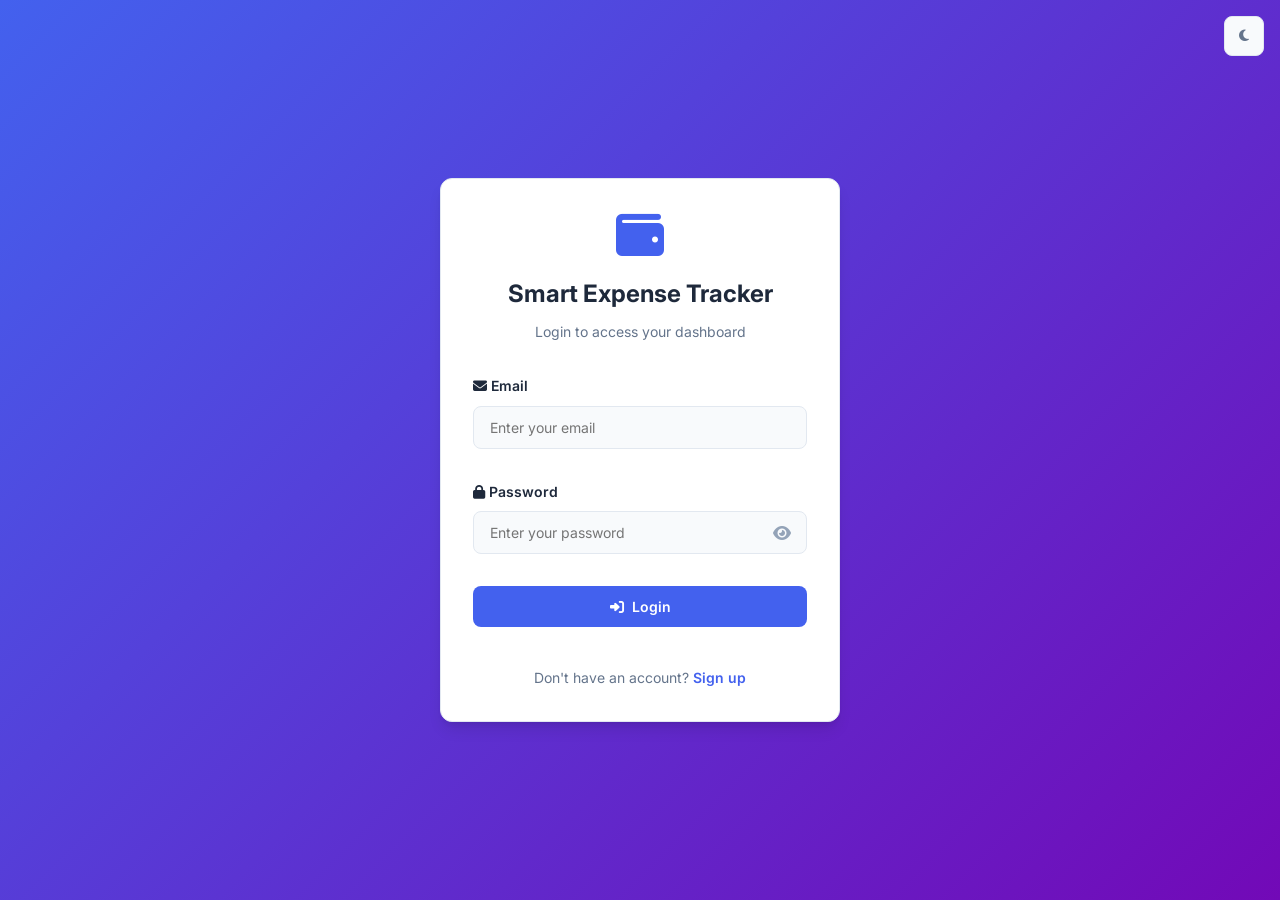
<file: frontend/login.html>
<!DOCTYPE html>
<html lang="en" data-theme="light">
<head>
    <meta charset="UTF-8">
    <meta name="viewport" content="width=device-width, initial-scale=1.0">
    <title>Login - Smart Expense Tracker</title>
    <link rel="preconnect" href="https://fonts.googleapis.com">
    <link rel="preconnect" href="https://fonts.gstatic.com" crossorigin>
    <link href="https://fonts.googleapis.com/css2?family=Inter:wght@300;400;500;600;700&display=swap" rel="stylesheet">
    <link rel="stylesheet" href="https://cdnjs.cloudflare.com/ajax/libs/font-awesome/6.4.0/css/all.min.css">
    <link rel="stylesheet" href="style.css">
</head>

<body class="auth-page">
    <!-- Theme Toggle for Auth Pages -->
    <button type="button" class="theme-toggle auth-theme-toggle" onclick="toggleTheme()" title="Toggle Dark Mode" aria-label="Toggle dark mode">
        <i class="fas fa-moon" id="theme-icon"></i>
    </button>

    <div class="auth-container">
        <div class="auth-card">
            <div class="auth-header">
                <i class="fas fa-wallet fa-3x auth-wallet-icon"></i>
                <h1>Smart Expense Tracker</h1>
                <p>Login to access your dashboard</p>
            </div>

            <!-- LOGIN FORM -->
            <form id="loginForm" class="auth-form">
                <div class="form-group">
                    <label><i class="fas fa-envelope"></i> Email</label>
                    <input type="email" id="email" required placeholder="Enter your email">
                </div>

                <div class="form-group">
                    <label><i class="fas fa-lock"></i> Password</label>
                    <div class="password-input-container">
                        <input type="password" id="password" required placeholder="Enter your password">
                        <button type="button" class="password-toggle" onclick="togglePassword('password')" aria-label="Toggle password visibility">
                            <i class="fas fa-eye" id="password-eye"></i>
                        </button>
                    </div>
                </div>

                <button type="submit" class="btn btn-primary btn-block">
                    <i class="fas fa-sign-in-alt"></i> Login
                </button>

                <div class="auth-links">
                    <p>Don't have an account? <a href="signup.html">Sign up</a></p>
                </div>
            </form>
        </div>
    </div>

    <!-- Scripts -->
    <script src="./js/login.js"></script>
    <script>
        // Theme toggle function for auth pages
        function toggleTheme() {
            const html = document.documentElement;
            const themeIcon = document.getElementById('theme-icon');
            
            if (html.getAttribute('data-theme') === 'dark') {
                html.setAttribute('data-theme', 'light');
                themeIcon.className = 'fas fa-moon';
                localStorage.setItem('theme', 'light');
            } else {
                html.setAttribute('data-theme', 'dark');
                themeIcon.className = 'fas fa-sun';
                localStorage.setItem('theme', 'dark');
            }
        }

        // Load saved theme
        document.addEventListener('DOMContentLoaded', () => {
            const savedTheme = localStorage.getItem('theme') || 'light';
            const html = document.documentElement;
            const themeIcon = document.getElementById('theme-icon');
            
            html.setAttribute('data-theme', savedTheme);
            themeIcon.className = savedTheme === 'dark' ? 'fas fa-sun' : 'fas fa-moon';
        });
    </script>
</body>
</html>
</file>
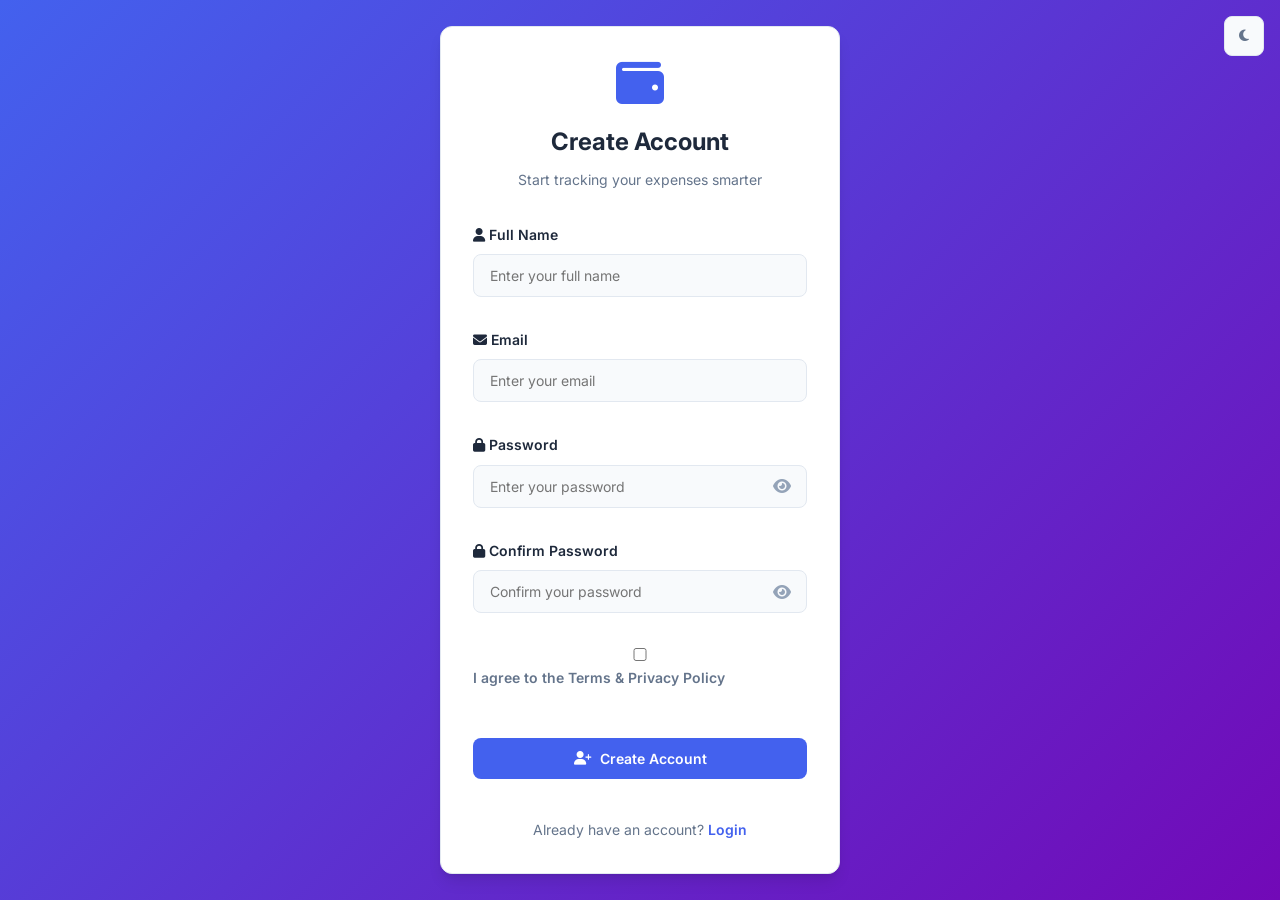
<file: frontend/signup.html>
<!DOCTYPE html>
<html lang="en" data-theme="light">
<head>
    <meta charset="UTF-8">
    <meta name="viewport" content="width=device-width, initial-scale=1.0">
    <title>Sign Up - Smart Expense Tracker</title>
    <link rel="preconnect" href="https://fonts.googleapis.com">
    <link rel="preconnect" href="https://fonts.gstatic.com" crossorigin>
    <link href="https://fonts.googleapis.com/css2?family=Inter:wght@300;400;500;600;700&display=swap" rel="stylesheet">
    <link rel="stylesheet" href="https://cdnjs.cloudflare.com/ajax/libs/font-awesome/6.4.0/css/all.min.css">
    <link rel="stylesheet" href="style.css">
</head>

<body class="auth-page">
    <!-- Theme Toggle for Auth Pages -->
    <button type="button" class="theme-toggle auth-theme-toggle" onclick="toggleTheme()" title="Toggle Dark Mode" aria-label="Toggle dark mode">
        <i class="fas fa-moon" id="theme-icon"></i>
    </button>

    <div class="auth-container">
        <div class="auth-card">
            <div class="auth-header">
                <i class="fas fa-wallet fa-3x auth-wallet-icon"></i>
                <h1>Create Account</h1>
                <p>Start tracking your expenses smarter</p>
            </div>

            <!-- SIGNUP FORM -->
            <form id="signupForm" class="auth-form">
                <div class="form-group">
                    <label><i class="fas fa-user"></i> Full Name</label>
                    <input type="text" id="fullName" placeholder="Enter your full name">
                </div>

                <div class="form-group">
                    <label><i class="fas fa-envelope"></i> Email</label>
                    <input type="email" id="email" required placeholder="Enter your email">
                </div>

                <div class="form-group">
                    <label><i class="fas fa-lock"></i> Password</label>
                    <div class="password-input-container">
                        <input type="password" id="password" required minlength="6" maxlength="20" placeholder="Enter your password">
                        <button type="button" class="password-toggle" onclick="togglePassword('password')" aria-label="Toggle password visibility">
                            <i class="fas fa-eye" id="password-eye"></i>
                        </button>
                    </div>
                </div>

                <div class="form-group">
                    <label><i class="fas fa-lock"></i> Confirm Password</label>
                    <div class="password-input-container">
                        <input type="password" id="confirmPassword" required minlength="6" maxlength="20" placeholder="Confirm your password">
                        <button type="button" class="password-toggle" onclick="togglePassword('confirmPassword')" aria-label="Toggle password visibility">
                            <i class="fas fa-eye" id="confirmPassword-eye"></i>
                        </button>
                    </div>
                </div>

                <div class="form-group terms-group">
                    <label class="terms-label">
                        <input type="checkbox" id="terms" required>
                        <span class="terms-text">
                            I agree to the Terms &amp; Privacy Policy
                        </span>
                    </label>
                </div>

                <button type="submit" class="btn btn-primary btn-block">
                    <i class="fas fa-user-plus"></i> Create Account
                </button>

                <div class="auth-links">
                    <p>Already have an account? <a href="login.html">Login</a></p>
                </div>
            </form>
        </div>
    </div>

    <!-- Scripts -->
    <script src="./js/login.js"></script>
    <script>
        // Theme toggle function for auth pages
        function toggleTheme() {
            const html = document.documentElement;
            const themeIcon = document.getElementById('theme-icon');
            
            if (html.getAttribute('data-theme') === 'dark') {
                html.setAttribute('data-theme', 'light');
                themeIcon.className = 'fas fa-moon';
                localStorage.setItem('theme', 'light');
            } else {
                html.setAttribute('data-theme', 'dark');
                themeIcon.className = 'fas fa-sun';
                localStorage.setItem('theme', 'dark');
            }
        }

        // Load saved theme
        document.addEventListener('DOMContentLoaded', () => {
            const savedTheme = localStorage.getItem('theme') || 'light';
            const html = document.documentElement;
            const themeIcon = document.getElementById('theme-icon');
            
            html.setAttribute('data-theme', savedTheme);
            themeIcon.className = savedTheme === 'dark' ? 'fas fa-sun' : 'fas fa-moon';
        });
    </script>
</body>
</html>
</file>
<file: frontend/style.css>
/* =========================
   CSS RESET & BASE STYLES
========================= */
* {
    margin: 0;
    padding: 0;
    box-sizing: border-box;
    font-family: 'Inter', 'Segoe UI', Tahoma, Geneva, Verdana, sans-serif;
}

/* =========================
   CSS VARIABLES (LIGHT & DARK THEMES)
========================= */
:root {
    /* Light Theme Colors */
    --primary: #4361ee;
    --primary-dark: #3a0ca3;
    --secondary: #7209b7;
    --success: #10b981;
    --danger: #ef4444;
    --warning: #f59e0b;
    --info: #3b82f6;
    
    /* Light Theme UI Colors */
    --bg-primary: #ffffff;
    --bg-secondary: #f8fafc;
    --bg-tertiary: #f1f5f9;
    --text-primary: #1e293b;
    --text-secondary: #64748b;
    --text-muted: #94a3b8;
    --border-color: #e2e8f0;
    --border-light: #f1f5f9;
    --shadow-sm: 0 1px 2px 0 rgb(0 0 0 / 0.05);
    --shadow-md: 0 4px 6px -1px rgb(0 0 0 / 0.1), 0 2px 4px -2px rgb(0 0 0 / 0.1);
    --shadow-lg: 0 10px 15px -3px rgb(0 0 0 / 0.1), 0 4px 6px -4px rgb(0 0 0 / 0.1);
    
    /* Layout Variables */
    --sidebar-width: 280px;
    --sidebar-collapsed: 80px;
    --header-height: 70px;
    --border-radius: 12px;
    --border-radius-sm: 8px;
    --transition: all 0.3s cubic-bezier(0.4, 0, 0.2, 1);
}

/* Dark Theme Variables */
[data-theme="dark"] {
    --bg-primary: #0f172a;
    --bg-secondary: #1e293b;
    --bg-tertiary: #334155;
    --text-primary: #f8fafc;
    --text-secondary: #cbd5e1;
    --text-muted: #64748b;
    --border-color: #334155;
    --border-light: #475569;
    --shadow-sm: 0 1px 2px 0 rgb(0 0 0 / 0.3);
    --shadow-md: 0 4px 6px -1px rgb(0 0 0 / 0.3), 0 2px 4px -2px rgb(0 0 0 / 0.3);
    --shadow-lg: 0 10px 15px -3px rgb(0 0 0 / 0.3), 0 4px 6px -4px rgb(0 0 0 / 0.3);
}

/* =========================
   BASE STYLES
========================= */
html {
    scroll-behavior: smooth;
}

body {
    background: var(--bg-secondary);
    color: var(--text-primary);
    line-height: 1.6;
    transition: var(--transition);
    min-height: 100vh;
}

/* =========================
   RESPONSIVE LAYOUT
========================= */
.app-container {
    display: flex;
    min-height: 100vh;
}

/* =========================
   SIDEBAR STYLES (RESPONSIVE)
========================= */
.sidebar {
    width: var(--sidebar-width);
    background: var(--bg-primary);
    height: 100vh;
    position: fixed;
    left: 0;
    top: 0;
    box-shadow: var(--shadow-lg);
    transition: var(--transition);
    z-index: 1000;
    overflow-y: auto;
    border-right: 1px solid var(--border-color);
}

.sidebar.collapsed {
    width: var(--sidebar-collapsed);
}

.sidebar-header {
    padding: 1.5rem;
    border-bottom: 1px solid var(--border-color);
    display: flex;
    align-items: center;
    gap: 1rem;
    position: relative;
}

.sidebar-header h2 {
    font-size: 1.25rem;
    font-weight: 700;
    color: var(--text-primary);
    transition: var(--transition);
}

.sidebar.collapsed .sidebar-header h2 {
    opacity: 0;
    transform: translateX(-20px);
}

.toggle-sidebar {
    position: absolute;
    right: 1rem;
    background: var(--bg-secondary);
    border: 1px solid var(--border-color);
    border-radius: 50%;
    width: 32px;
    height: 32px;
    display: flex;
    align-items: center;
    justify-content: center;
    cursor: pointer;
    transition: var(--transition);
    color: var(--text-secondary);
}

.toggle-sidebar:hover {
    background: var(--primary);
    color: white;
    transform: scale(1.1);
}

/* Hide sidebar toggle on mobile to prevent collision */
@media (max-width: 1024px) {
    .toggle-sidebar {
        display: none !important;
    }
}

.sidebar-menu {
    padding: 1rem 0;
}

.menu-item {
    display: flex;
    align-items: center;
    gap: 1rem;
    padding: 0.875rem 1.5rem;
    color: var(--text-secondary);
    text-decoration: none;
    transition: var(--transition);
    border-left: 3px solid transparent;
    position: relative;
}

.menu-item:hover {
    background: var(--bg-secondary);
    color: var(--primary);
    border-left-color: var(--primary);
}

.menu-item.active {
    background: linear-gradient(90deg, var(--primary)10, transparent);
    color: var(--primary);
    border-left-color: var(--primary);
    font-weight: 600;
}

.menu-item i {
    width: 20px;
    text-align: center;
    font-size: 1.1rem;
}

.menu-item span {
    transition: var(--transition);
}

.sidebar.collapsed .menu-item span {
    opacity: 0;
    transform: translateX(-20px);
}

.sidebar.collapsed .menu-item {
    justify-content: center;
    padding: 0.875rem 1rem;
}

/* =========================
   MAIN CONTENT (RESPONSIVE)
========================= */
.main-content {
    flex: 1;
    margin-left: var(--sidebar-width);
    transition: var(--transition);
    min-height: 100vh;
    background: var(--bg-secondary);
}

.sidebar.collapsed + .main-content {
    margin-left: var(--sidebar-collapsed);
}

.main-header {
    background: var(--bg-primary);
    padding: 1.5rem 2rem;
    border-bottom: 1px solid var(--border-color);
    display: flex;
    justify-content: space-between;
    align-items: center;
    flex-wrap: wrap;
    gap: 1rem;
    position: sticky;
    top: 0;
    z-index: 100;
}

.header-left {
    display: flex;
    align-items: center;
    gap: 1rem;
    flex: 1;
}

.header-title h1 {
    font-size: 1.875rem;
    font-weight: 700;
    color: var(--text-primary);
    margin-bottom: 0.25rem;
}

.header-title p {
    color: var(--text-secondary);
    font-size: 0.875rem;
}

.header-actions {
    display: flex;
    align-items: center;
    gap: 1rem;
    flex-wrap: wrap;
}

/* =========================
   THEME TOGGLE BUTTON
========================= */
.theme-toggle {
    background: var(--bg-secondary);
    border: 1px solid var(--border-color);
    border-radius: var(--border-radius-sm);
    padding: 0.5rem;
    cursor: pointer;
    transition: var(--transition);
    color: var(--text-secondary);
    display: flex;
    align-items: center;
    justify-content: center;
    width: 40px;
    height: 40px;
}

.theme-toggle:hover {
    background: var(--primary);
    color: white;
    transform: scale(1.05);
}

/* =========================
   USER SECTION
========================= */
.user-section {
    display: flex;
    align-items: center;
    gap: 0.75rem;
}

.user-info {
    display: flex;
    align-items: center;
    gap: 0.75rem;
    padding: 0.5rem 1rem;
    background: var(--bg-secondary);
    border: 1px solid var(--border-color);
    border-radius: var(--border-radius-sm);
    transition: var(--transition);
}

.user-info i {
    color: var(--primary);
    font-size: 1.25rem;
}

.user-info span {
    font-size: 0.875rem;
    color: var(--text-primary);
    font-weight: 500;
}

.btn-logout {
    background: var(--danger) !important;
    color: white !important;
    border: none !important;
    padding: 0.5rem 1rem !important;
    border-radius: var(--border-radius-sm) !important;
    font-size: 0.875rem !important;
    cursor: pointer;
    transition: var(--transition);
    font-weight: 500;
}

.btn-logout:hover {
    background: #dc2626 !important;
    transform: translateY(-1px);
}

/* =========================
   CONTENT AREA
========================= */
.content-area {
    padding: 2rem;
}

.tab-content {
    display: none;
    animation: fadeIn 0.3s ease-in-out;
}

.tab-content.active {
    display: block;
}

@keyframes fadeIn {
    from { opacity: 0; transform: translateY(10px); }
    to { opacity: 1; transform: translateY(0); }
}

/* =========================
   CARDS & COMPONENTS
========================= */
.stats-container {
    display: grid;
    grid-template-columns: repeat(auto-fit, minmax(280px, 1fr));
    gap: 1.5rem;
    margin-bottom: 2rem;
}

.stat-card {
    background: var(--bg-primary);
    border: 1px solid var(--border-color);
    border-radius: var(--border-radius);
    padding: 1.5rem;
    transition: var(--transition);
    box-shadow: var(--shadow-sm);
}

.stat-card:hover {
    transform: translateY(-2px);
    box-shadow: var(--shadow-md);
}

.stat-card h3 {
    display: flex;
    align-items: center;
    gap: 0.5rem;
    font-size: 0.875rem;
    font-weight: 600;
    color: var(--text-secondary);
    margin-bottom: 1rem;
    text-transform: uppercase;
    letter-spacing: 0.05em;
}

.stat-card .value {
    font-size: 2rem;
    font-weight: 700;
    color: var(--text-primary);
    margin-bottom: 0.5rem;
}

.stat-card .trend {
    font-size: 0.875rem;
    color: var(--text-muted);
}

/* =========================
   FORMS (RESPONSIVE)
========================= */
.form-container {
    background: var(--bg-primary);
    border: 1px solid var(--border-color);
    border-radius: var(--border-radius);
    padding: 1.5rem;
    margin-bottom: 2rem;
    box-shadow: var(--shadow-sm);
}

.form-grid {
    display: grid;
    grid-template-columns: repeat(auto-fit, minmax(200px, 1fr));
    gap: 1rem;
    margin-bottom: 1rem;
}

.form-group {
    margin-bottom: 1rem;
}

.form-group label {
    display: block;
    font-size: 0.875rem;
    font-weight: 600;
    color: var(--text-primary);
    margin-bottom: 0.5rem;
}

.form-group input,
.form-group select,
.form-group textarea {
    width: 100%;
    padding: 0.75rem 1rem;
    border: 1px solid var(--border-color);
    border-radius: var(--border-radius-sm);
    background: var(--bg-secondary);
    color: var(--text-primary);
    font-size: 0.875rem;
    transition: var(--transition);
}

.form-group input:focus,
.form-group select:focus,
.form-group textarea:focus {
    outline: none;
    border-color: var(--primary);
    box-shadow: 0 0 0 3px rgb(67 97 238 / 0.1);
}

/* =========================
   BUTTONS (RESPONSIVE)
========================= */
.btn {
    display: inline-flex;
    align-items: center;
    justify-content: center;
    gap: 0.5rem;
    padding: 0.75rem 1.5rem;
    border: none;
    border-radius: var(--border-radius-sm);
    font-size: 0.875rem;
    font-weight: 600;
    cursor: pointer;
    transition: var(--transition);
    text-decoration: none;
    white-space: nowrap;
}

.btn-primary {
    background: var(--primary);
    color: white;
}

.btn-primary:hover {
    background: var(--primary-dark);
    transform: translateY(-1px);
}

.btn-secondary {
    background: var(--bg-secondary);
    color: var(--text-primary);
    border: 1px solid var(--border-color);
}

.btn-secondary:hover {
    background: var(--bg-tertiary);
    transform: translateY(-1px);
}

.btn-success {
    background: var(--success);
    color: white;
}

.btn-success:hover {
    background: #059669;
    transform: translateY(-1px);
}

.btn-danger {
    background: var(--danger);
    color: white;
}

.btn-danger:hover {
    background: #dc2626;
    transform: translateY(-1px);
}

.btn-block {
    width: 100%;
}

.btn-sm {
    padding: 0.5rem 1rem;
    font-size: 0.8125rem;
}

/* =========================
   TABLES (RESPONSIVE)
========================= */
.table-container {
    background: var(--bg-primary);
    border: 1px solid var(--border-color);
    border-radius: var(--border-radius);
    overflow: hidden;
    box-shadow: var(--shadow-sm);
}

.table-responsive {
    overflow-x: auto;
}

table {
    width: 100%;
    border-collapse: collapse;
}

th, td {
    padding: 1rem;
    text-align: left;
    border-bottom: 1px solid var(--border-color);
}

th {
    background: linear-gradient(135deg, #667eea 0%, #764ba2 100%);
    font-weight: 600;
    color: white;
    font-size: 0.875rem;
    text-transform: uppercase;
    letter-spacing: 0.05em;
}

td {
    color: var(--text-secondary);
    font-size: 0.875rem;
}

tr:hover {
    background: var(--bg-secondary);
    transform: translateY(-1px);
    transition: all 0.2s ease;
}

/* Category badges in table */
.category-badge {
    display: inline-block;
    padding: 0.25rem 0.5rem;
    border-radius: 1rem;
    font-size: 0.75rem;
    font-weight: 500;
    color: white;
    text-transform: uppercase;
    letter-spacing: 0.025em;
}

.category-food { background: linear-gradient(135deg, #ff6b6b, #ee5a24); }
.category-transport { background: linear-gradient(135deg, #4ecdc4, #44a08d); }
.category-shopping { background: linear-gradient(135deg, #a8edea, #fed6e3); color: #333; }
.category-entertainment { background: linear-gradient(135deg, #ffecd2, #fcb69f); color: #333; }
.category-bills { background: linear-gradient(135deg, #667eea, #764ba2); }
.category-healthcare { background: linear-gradient(135deg, #f093fb, #f5576c); }
.category-education { background: linear-gradient(135deg, #4facfe, #00f2fe); }
.category-other { background: linear-gradient(135deg, #43e97b, #38f9d7); color: #333; }

/* Amount styling */
.amount {
    font-weight: 600;
    font-family: 'Courier New', monospace;
}

.amount.negative {
    color: #e74c3c;
}

.amount.positive {
    color: #27ae60;
}

/* =========================
   PASSWORD INPUT WITH TOGGLE
========================= */
.password-input-container {
    position: relative;
    display: flex;
    align-items: center;
}

.password-input-container input {
    padding-right: 3rem;
}

.password-toggle {
    position: absolute;
    right: 0.75rem;
    background: none;
    border: none;
    cursor: pointer;
    color: var(--text-muted);
    font-size: 1rem;
    padding: 0.25rem;
    transition: var(--transition);
    border-radius: 4px;
}

.password-toggle:hover {
    color: var(--primary);
    background: var(--bg-secondary);
}

/* =========================
   NOTIFICATIONS
========================= */
.notification {
    position: fixed;
    top: 2rem;
    right: 2rem;
    z-index: 10000;
    min-width: 320px;
    max-width: 500px;
    border-radius: var(--border-radius);
    box-shadow: var(--shadow-lg);
    animation: slideInRight 0.3s ease-out;
}

.notification-content {
    display: flex;
    align-items: center;
    padding: 1rem 1.25rem;
    gap: 0.75rem;
    background: var(--bg-primary);
    border-radius: var(--border-radius);
    border-left: 4px solid;
    border: 1px solid var(--border-color);
}

.notification-success .notification-content {
    border-left-color: var(--success);
    background: var(--bg-primary);
}

.notification-error .notification-content {
    border-left-color: var(--danger);
    background: var(--bg-primary);
}

.notification-warning .notification-content {
    border-left-color: var(--warning);
    background: var(--bg-primary);
}

.notification-info .notification-content {
    border-left-color: var(--info);
    background: var(--bg-primary);
}

.notification-content i:first-child {
    font-size: 1.25rem;
    color: var(--primary);
}

.notification-success .notification-content i:first-child {
    color: var(--success);
}

.notification-error .notification-content i:first-child {
    color: var(--danger);
}

.notification-warning .notification-content i:first-child {
    color: var(--warning);
}

.notification-info .notification-content i:first-child {
    color: var(--info);
}

.notification-content span {
    flex: 1;
    font-weight: 500;
    color: var(--text-primary);
    font-size: 0.875rem;
}

.notification-close {
    background: none;
    border: none;
    cursor: pointer;
    padding: 0.25rem;
    border-radius: 4px;
    color: var(--text-muted);
    transition: var(--transition);
}

.notification-close:hover {
    background: var(--bg-secondary);
    color: var(--text-primary);
}

@keyframes slideInRight {
    from {
        transform: translateX(100%);
        opacity: 0;
    }
    to {
        transform: translateX(0);
        opacity: 1;
    }
}

/* =========================
   AUTH PAGES
========================= */
.auth-page {
    background: linear-gradient(135deg, var(--primary) 0%, var(--secondary) 100%);
    min-height: 100vh;
    display: flex;
    align-items: center;
    justify-content: center;
    padding: 1rem;
}

.auth-container {
    width: 100%;
    max-width: 400px;
}

.auth-card {
    background: var(--bg-primary);
    border-radius: var(--border-radius);
    padding: 2rem;
    box-shadow: var(--shadow-lg);
    border: 1px solid var(--border-color);
}

.auth-header {
    text-align: center;
    margin-bottom: 2rem;
}

.auth-header i {
    color: var(--primary);
    margin-bottom: 1rem;
}

.auth-header h1 {
    font-size: 1.5rem;
    font-weight: 700;
    color: var(--text-primary);
    margin-bottom: 0.5rem;
}

.auth-header p {
    color: var(--text-secondary);
    font-size: 0.875rem;
}

.auth-form {
    display: flex;
    flex-direction: column;
    gap: 1rem;
}

.auth-links {
    text-align: center;
    margin-top: 1.5rem;
}

.auth-links p {
    color: var(--text-secondary);
    font-size: 0.875rem;
}

.auth-links a {
    color: var(--primary);
    text-decoration: none;
    font-weight: 600;
}

.auth-links a:hover {
    text-decoration: underline;
}

/* =========================
   RESPONSIVE BREAKPOINTS
========================= */

/* Tablet */
@media (max-width: 1024px) {
    .sidebar {
        transform: translateX(-100%);
        z-index: 1001; /* Higher z-index for mobile overlay */
        position: fixed;
        top: 0;
        left: 0;
        width: var(--sidebar-width);
        height: 100vh;
    }
    
    .sidebar.mobile-open {
        transform: translateX(0);
    }
    
    .main-content {
        margin-left: 0;
        width: 100%;
    }
    
    .main-header {
        padding: 1rem 1.5rem;
        position: relative;
    }
    
    .header-left {
        gap: 0.75rem;
        align-items: center;
    }
    
    .content-area {
        padding: 1.5rem;
    }
    
    .stats-container {
        grid-template-columns: repeat(auto-fit, minmax(250px, 1fr));
        gap: 1rem;
    }
    
    .form-grid {
        grid-template-columns: 1fr;
    }
    
    /* Ensure mobile toggle is visible and positioned correctly */
    .mobile-menu-toggle {
        order: -1; /* Put mobile toggle first in flex order */
        flex-shrink: 0; /* Prevent shrinking */
    }
    
    /* Add overlay when sidebar is open */
    .sidebar.mobile-open::before {
        content: '';
        position: fixed;
        top: 0;
        left: 0;
        right: 0;
        bottom: 0;
        background: rgba(0, 0, 0, 0.5);
        z-index: -1;
    }
}

/* Mobile */
@media (max-width: 768px) {
    .main-header {
        flex-direction: row; /* Keep horizontal layout on mobile */
        align-items: center;
        gap: 1rem;
        padding: 1rem;
        flex-wrap: wrap;
    }
    
    .header-left {
        flex: 1;
        min-width: 0;
        display: flex;
        align-items: center;
        gap: 0.75rem;
    }
    
    .header-title h1 {
        font-size: 1.5rem;
    }
    
    .header-actions {
        justify-content: flex-end;
        flex-wrap: wrap;
        gap: 0.5rem;
    }
    
    .content-area {
        padding: 1rem;
    }
    
    .stats-container {
        grid-template-columns: 1fr;
        gap: 1rem;
    }
    
    .stat-card {
        padding: 1rem;
    }
    
    .stat-card .value {
        font-size: 1.5rem;
    }
    
    .form-container {
        padding: 1rem;
    }
    
    .table-container {
        font-size: 0.8125rem;
    }
    
    th, td {
        padding: 0.75rem 0.5rem;
    }
    
    .notification {
        top: 1rem;
        right: 1rem;
        left: 1rem;
        min-width: auto;
    }
    
    .auth-card {
        padding: 1.5rem;
    }
    
    /* Ensure mobile menu toggle is properly positioned */
    .mobile-menu-toggle {
        flex-shrink: 0;
        margin-right: 0.5rem;
    }
}

/* Small Mobile */
@media (max-width: 480px) {
    .header-title h1 {
        font-size: 1.25rem;
    }
    
    .header-title p {
        font-size: 0.75rem;
    }
    
    .user-info span {
        display: none;
    }
    
    .btn {
        padding: 0.625rem 1rem;
        font-size: 0.8125rem;
    }
    
    .btn-text {
        display: none; /* Hide button text on very small screens */
    }
    
    .stat-card h3 {
        font-size: 0.8125rem;
    }
    
    .stat-card .value {
        font-size: 1.25rem;
    }
    
    .mobile-menu-toggle {
        width: 40px;
        height: 40px;
        padding: 0.5rem;
    }
    
    .theme-toggle {
        width: 36px;
        height: 36px;
        padding: 0.4rem;
    }
    
    /* Ensure proper spacing between elements */
    .header-left {
        gap: 0.5rem;
    }
    
    .header-actions {
        gap: 0.25rem;
    }
}

/* =========================
   MOBILE MENU TOGGLE
========================= */
.mobile-menu-toggle {
    display: none;
    background: var(--bg-secondary);
    border: 1px solid var(--border-color);
    border-radius: var(--border-radius-sm);
    padding: 0.75rem;
    cursor: pointer;
    color: var(--text-primary);
    transition: var(--transition);
    width: 44px;
    height: 44px;
    align-items: center;
    justify-content: center;
    z-index: 1002; /* Higher z-index to prevent collision */
}

.mobile-menu-toggle:hover {
    background: var(--primary);
    color: white;
    transform: scale(1.05);
}

.mobile-menu-toggle i {
    font-size: 1.1rem;
}

@media (max-width: 1024px) {
    .mobile-menu-toggle {
        display: flex;
        order: -1; /* Ensure it appears first in flex layout */
    }
    
    /* Ensure sidebar toggle is completely hidden on mobile */
    .toggle-sidebar {
        display: none !important;
    }
    
    /* Adjust header layout for mobile */
    .header-left {
        display: flex;
        align-items: center;
        gap: 1rem;
        flex-wrap: nowrap;
    }
    
    .header-title {
        flex: 1;
        min-width: 0; /* Allow text to truncate if needed */
    }
}

/* =========================
   DARK MODE SPECIFIC ADJUSTMENTS
========================= */
[data-theme="dark"] .auth-page {
    background: linear-gradient(135deg, #1e293b 0%, #334155 100%);
}

[data-theme="dark"] .stat-card {
    background: var(--bg-primary);
    border-color: var(--border-color);
}

[data-theme="dark"] .form-group input:focus,
[data-theme="dark"] .form-group select:focus,
[data-theme="dark"] .form-group textarea:focus {
    box-shadow: 0 0 0 3px rgb(67 97 238 / 0.2);
}

/* =========================
   UTILITY CLASSES
========================= */
.text-center { text-align: center; }
.text-left { text-align: left; }
.text-right { text-align: right; }

.mt-1 { margin-top: 0.25rem; }
.mt-2 { margin-top: 0.5rem; }
.mt-3 { margin-top: 0.75rem; }
.mt-4 { margin-top: 1rem; }

.mb-1 { margin-bottom: 0.25rem; }
.mb-2 { margin-bottom: 0.5rem; }
.mb-3 { margin-bottom: 0.75rem; }
.mb-4 { margin-bottom: 1rem; }

.p-1 { padding: 0.25rem; }
.p-2 { padding: 0.5rem; }
.p-3 { padding: 0.75rem; }
.p-4 { padding: 1rem; }

.hidden { display: none; }
.block { display: block; }
.flex { display: flex; }
.grid { display: grid; }

.w-full { width: 100%; }
.h-full { height: 100%; }

.rounded { border-radius: var(--border-radius-sm); }
.rounded-lg { border-radius: var(--border-radius); }

.shadow-sm { box-shadow: var(--shadow-sm); }
.shadow-md { box-shadow: var(--shadow-md); }
.shadow-lg { box-shadow: var(--shadow-lg); }

/* =========================
   NEW FEATURE STYLES
========================= */

/* Budget Planning Styles - NO ANIMATIONS */
.budget-form, .goals-form {
    background: var(--bg-secondary);
    border: 1px solid var(--border-color);
    border-radius: var(--border-radius);
    padding: 1.5rem;
    margin-bottom: 2rem;
}

.budget-form h4, .goals-form h4 {
    color: var(--text-primary);
    margin-bottom: 1rem;
    font-size: 1.1rem;
    font-weight: 600;
}

.budget-section, .goals-section {
    margin-top: 2rem;
}

.budget-section h4, .goals-section h4 {
    color: var(--text-primary);
    margin-bottom: 1rem;
    font-size: 1.1rem;
    font-weight: 600;
}

.budget-item {
    background: var(--bg-primary);
    border: 1px solid var(--border-color);
    border-radius: var(--border-radius-sm);
    padding: 1rem;
    margin-bottom: 1rem;
    /* NO TRANSITIONS OR ANIMATIONS */
}

.budget-item:hover {
    /* NO HOVER EFFECTS */
}

.budget-header {
    display: flex;
    justify-content: space-between;
    align-items: center;
    margin-bottom: 0.75rem;
}

.progress-bar {
    width: 100%;
    height: 8px;
    background: var(--bg-secondary);
    border-radius: 4px;
    overflow: hidden;
    margin-bottom: 0.5rem;
}

.progress-fill {
    height: 100%;
    border-radius: 4px;
    /* NO TRANSITIONS OR ANIMATIONS */
}

.budget-footer {
    display: flex;
    justify-content: space-between;
    font-size: 0.875rem;
    color: var(--text-secondary);
    margin-bottom: 0.75rem;
}

.budget-actions {
    display: flex;
    justify-content: flex-end;
}

/* Goals Styles - NO ANIMATIONS */
.goal-card {
    background: var(--bg-primary);
    border: 1px solid var(--border-color);
    border-radius: var(--border-radius-sm);
    padding: 1.5rem;
    margin-bottom: 1rem;
    /* NO TRANSITIONS OR ANIMATIONS */
}

.goal-card:hover {
    /* NO HOVER EFFECTS */
}

.goal-header {
    display: flex;
    justify-content: space-between;
    align-items: center;
    margin-bottom: 1rem;
}

.goal-header h4 {
    color: var(--text-primary);
    font-size: 1.1rem;
    font-weight: 600;
    margin: 0;
}

.goal-progress {
    text-align: center;
    font-size: 0.875rem;
    color: var(--text-secondary);
    margin-bottom: 1rem;
}

.goal-info {
    display: flex;
    justify-content: space-between;
    margin-bottom: 1rem;
    font-size: 0.875rem;
    color: var(--text-secondary);
}

.goal-info div {
    display: flex;
    align-items: center;
    gap: 0.5rem;
}

.goal-custom-actions {
    border-top: 1px solid var(--border-color);
    padding-top: 1rem;
}

.custom-amount-input {
    display: flex;
    gap: 0.5rem;
    margin-bottom: 1rem;
    align-items: center;
}

.custom-amount-input input {
    flex: 1;
    min-width: 100px;
}

.delete-goal-btn {
    width: 100%;
}

/* AI Assistant Styles */
.ai-actions {
    display: flex;
    gap: 1rem;
    margin-bottom: 2rem;
    flex-wrap: wrap;
}

.ai-content {
    background: var(--bg-secondary);
    border: 1px solid var(--border-color);
    border-radius: var(--border-radius);
    padding: 1.5rem;
    margin-bottom: 2rem;
    min-height: 200px;
}

.ai-placeholder {
    text-align: center;
    color: var(--text-secondary);
    padding: 2rem;
}

.ai-placeholder i {
    font-size: 3rem;
    color: var(--primary);
    margin-bottom: 1rem;
}

.analysis-section {
    margin-top: 2rem;
}

.analysis-section h4 {
    color: var(--text-primary);
    margin-bottom: 1rem;
    font-size: 1.1rem;
    font-weight: 600;
}

.analyze-content {
    background: var(--bg-secondary);
    border: 1px solid var(--border-color);
    border-radius: var(--border-radius);
    padding: 1.5rem;
    min-height: 150px;
}

.nl-search-section {
    margin-top: 2rem;
}

.nl-search-section h4 {
    color: var(--text-primary);
    margin-bottom: 1rem;
    font-size: 1.1rem;
    font-weight: 600;
}

.nl-search-form {
    display: flex;
    gap: 1rem;
    margin-bottom: 1rem;
}

.nl-search-form input {
    flex: 1;
}

.nl-results {
    background: var(--bg-secondary);
    border: 1px solid var(--border-color);
    border-radius: var(--border-radius);
    padding: 1rem;
    min-height: 100px;
}

/* Heatmap Styles */
.heatmap-controls {
    display: flex;
    justify-content: space-between;
    align-items: center;
    margin-bottom: 1rem;
}

.heatmap-controls h4 {
    color: var(--text-primary);
    font-size: 1.25rem;
    font-weight: 600;
    margin: 0;
}

.heatmap-theme-selector {
    display: flex;
    align-items: center;
    gap: 1rem;
    margin-bottom: 1rem;
    padding: 1rem;
    background: var(--bg-secondary);
    border-radius: var(--border-radius-sm);
    border: 1px solid var(--border-color);
}

.heatmap-theme-selector label {
    font-weight: 600;
    color: var(--text-primary);
    font-size: 0.875rem;
}

.heatmap-theme-selector select {
    padding: 0.5rem;
    border: 1px solid var(--border-color);
    border-radius: var(--border-radius-sm);
    background: var(--bg-primary);
    color: var(--text-primary);
    font-size: 0.875rem;
    min-width: 180px;
}

.heatmap-container {
    background: var(--bg-primary);
    border: 1px solid var(--border-color);
    border-radius: var(--border-radius);
    padding: 1.5rem;
    margin-bottom: 1rem;
    overflow-x: auto;
}

.heatmap-calendar {
    width: 100%;
    border-collapse: separate;
    border-spacing: 3px;
}

.heatmap-calendar th {
    background: none;
    border: none;
    padding: 0.5rem;
    text-align: center;
    font-size: 0.875rem;
    color: var(--text-secondary);
    font-weight: 600;
}

.heatmap-calendar td {
    width: 40px;
    height: 40px;
    text-align: center;
    vertical-align: middle;
    border-radius: 6px;
    font-size: 0.875rem;
    color: var(--text-primary);
    cursor: pointer;
    transition: all 0.2s ease;
    border: 1px solid rgba(255, 255, 255, 0.1);
    font-weight: 500;
    position: relative;
}

.heatmap-calendar td:hover {
    transform: scale(1.15);
    box-shadow: 0 4px 12px rgba(0, 0, 0, 0.15);
    z-index: 10;
    position: relative;
}

/* Enhanced hover effects for different themes */
.heatmap-cell.theme-blue:hover {
    box-shadow: 0 4px 12px rgba(26, 140, 255, 0.3);
}

.heatmap-cell.theme-purple:hover {
    box-shadow: 0 4px 12px rgba(140, 26, 255, 0.3);
}

.heatmap-cell.theme-orange:hover {
    box-shadow: 0 4px 12px rgba(255, 102, 0, 0.3);
}

.heatmap-cell.theme-red:hover {
    box-shadow: 0 4px 12px rgba(204, 0, 0, 0.3);
}

.heatmap-cell.theme-green:hover {
    box-shadow: 0 4px 12px rgba(35, 154, 59, 0.3);
}

/* Dark theme adjustments */
[data-theme="dark"] .heatmap-calendar td {
    border-color: rgba(255, 255, 255, 0.05);
}

[data-theme="dark"] .heatmap-theme-selector {
    background: var(--bg-tertiary);
}

.heatmap-legend {
    display: flex;
    justify-content: center;
    align-items: center;
    gap: 0.5rem;
    font-size: 0.875rem;
    color: var(--text-secondary);
    padding: 1rem;
    background: var(--bg-secondary);
    border-radius: var(--border-radius-sm);
    border: 1px solid var(--border-color);
}

.legend-colors {
    display: flex;
    gap: 3px;
}

.legend-color {
    width: 14px;
    height: 14px;
    border-radius: 3px;
    border: 1px solid rgba(0, 0, 0, 0.1);
}

/* Behavior Analysis Styles */
.analysis-actions {
    display: flex;
    gap: 1rem;
    margin-bottom: 2rem;
    flex-wrap: wrap;
}

.spending-score-section {
    background: var(--bg-primary);
    border: 1px solid var(--border-color);
    border-radius: var(--border-radius);
    padding: 1.5rem;
    margin-bottom: 2rem;
}

.spending-score-section h4 {
    color: var(--text-primary);
    margin-bottom: 1rem;
    font-size: 1.1rem;
    font-weight: 600;
}

.score-container {
    display: flex;
    align-items: center;
    gap: 2rem;
}

.score-circle {
    width: 120px;
    height: 120px;
    border-radius: 50%;
    display: flex;
    flex-direction: column;
    align-items: center;
    justify-content: center;
    background: conic-gradient(var(--primary) 0% 70%, #e9ecef 70% 100%);
    position: relative;
}

.score-circle::before {
    content: '';
    position: absolute;
    width: 80px;
    height: 80px;
    background: var(--bg-primary);
    border-radius: 50%;
}

.score-value {
    font-size: 2rem;
    font-weight: 700;
    color: var(--text-primary);
    z-index: 1;
}

.score-label {
    font-size: 0.875rem;
    color: var(--text-secondary);
    z-index: 1;
}

.score-details {
    flex: 1;
}

.score-rating {
    font-size: 1.5rem;
    font-weight: 600;
    margin-bottom: 0.5rem;
}

.patterns-section, .predictions-section {
    margin-bottom: 2rem;
}

.patterns-section h4, .predictions-section h4 {
    color: var(--text-primary);
    margin-bottom: 1rem;
    font-size: 1.1rem;
    font-weight: 600;
}

.patterns-list, .predictions-list {
    background: var(--bg-secondary);
    border: 1px solid var(--border-color);
    border-radius: var(--border-radius);
    padding: 1rem;
    min-height: 150px;
}

.pattern-card {
    background: var(--bg-primary);
    border: 1px solid var(--border-color);
    border-radius: var(--border-radius-sm);
    padding: 1rem;
    margin-bottom: 1rem;
}

.prediction-card {
    background: var(--bg-primary);
    border: 1px solid var(--border-color);
    border-radius: var(--border-radius-sm);
    padding: 1rem;
    margin-bottom: 1rem;
}

/* Dashboard chart styling */
.dashboard-chart-container {
    max-width: 300px;
    height: 250px;
    margin: 0 auto;
    position: relative;
}

.dashboard-chart-container canvas {
    max-height: 250px !important;
}

/* Charts Grid */
.charts-grid {
    display: grid;
    grid-template-columns: repeat(auto-fit, minmax(350px, 1fr));
    gap: 1.5rem;
    margin-top: 2rem;
}

.chart-container {
    background: var(--bg-primary);
    border: 1px solid var(--border-color);
    border-radius: var(--border-radius);
    padding: 1rem;
    height: 280px; /* Fixed smaller height */
    display: flex;
    flex-direction: column;
}

.chart-container h4 {
    color: var(--text-primary);
    margin-bottom: 0.75rem;
    font-size: 1rem;
    font-weight: 600;
    text-align: center;
    flex-shrink: 0;
}

.chart-container canvas {
    flex: 1;
    max-height: 220px !important; /* Limit canvas height */
    width: 100% !important;
}

.chart-controls {
    display: flex;
    justify-content: space-between;
    align-items: center;
    margin-bottom: 2rem;
    flex-wrap: wrap;
    gap: 1rem;
}

.chart-period-buttons {
    display: flex;
    gap: 0.5rem;
}

.chart-controls .btn {
    padding: 0.5rem 1rem;
}

.chart-controls .btn.active {
    background: var(--primary);
    color: white;
}

/* Achievements Styles */
.achievements-grid {
    display: grid;
    grid-template-columns: repeat(auto-fit, minmax(280px, 1fr));
    gap: 1.5rem;
}

.achievements-placeholder {
    text-align: center;
    color: var(--text-secondary);
    padding: 3rem;
    grid-column: 1 / -1;
}

.achievements-placeholder i {
    font-size: 4rem;
    color: var(--primary);
    margin-bottom: 1rem;
}

.achievement-hints {
    margin-top: 2rem;
    text-align: left;
    max-width: 400px;
    margin-left: auto;
    margin-right: auto;
}

.achievement-hints ul {
    list-style: none;
    padding: 0;
}

.achievement-hints li {
    padding: 0.5rem 0;
    border-bottom: 1px solid var(--border-color);
}

.achievement-hints li:last-child {
    border-bottom: none;
}

.achievement-card {
    background: var(--bg-primary);
    border: 1px solid var(--border-color);
    border-radius: var(--border-radius);
    padding: 1.5rem;
    text-align: center;
    transition: var(--transition);
}

.achievement-card:hover {
    transform: translateY(-2px);
    box-shadow: var(--shadow-md);
}

.achievement-content {
    display: flex;
    flex-direction: column;
    align-items: center;
}

.achievement-icon {
    font-size: 3rem;
    margin-bottom: 1rem;
}

.achievement-card h4 {
    color: var(--text-primary);
    margin-bottom: 0.5rem;
    font-size: 1.1rem;
    font-weight: 600;
}

.achievement-description {
    color: var(--text-secondary);
    font-size: 0.875rem;
    margin-bottom: 1rem;
}

.achievement-meta {
    display: flex;
    justify-content: space-between;
    width: 100%;
    font-size: 0.8125rem;
    color: var(--text-muted);
}

/* Modal Styles */
.modal {
    display: none;
    position: fixed;
    top: 0;
    left: 0;
    width: 100%;
    height: 100%;
    background: rgba(0, 0, 0, 0.5);
    z-index: 10000;
    align-items: center;
    justify-content: center;
}

.modal.active {
    display: flex;
}

.modal-content {
    background: var(--bg-primary);
    border-radius: var(--border-radius);
    width: 90%;
    max-width: 500px;
    max-height: 90vh;
    overflow-y: auto;
    box-shadow: var(--shadow-lg);
}

.modal-header {
    display: flex;
    justify-content: space-between;
    align-items: center;
    padding: 1.5rem;
    border-bottom: 1px solid var(--border-color);
}

.modal-header h3 {
    color: var(--text-primary);
    font-size: 1.25rem;
    font-weight: 600;
    margin: 0;
}

.modal-close {
    background: none;
    border: none;
    font-size: 1.5rem;
    color: var(--text-secondary);
    cursor: pointer;
    padding: 0.25rem;
    border-radius: 4px;
    transition: var(--transition);
}

.modal-close:hover {
    background: var(--bg-secondary);
    color: var(--text-primary);
}

.modal form {
    padding: 1.5rem;
}

.modal-actions {
    display: flex;
    gap: 1rem;
    justify-content: flex-end;
    margin-top: 1.5rem;
}

/* Category Badges */
.category-badge {
    display: inline-flex;
    align-items: center;
    gap: 0.5rem;
    padding: 0.25rem 0.75rem;
    border-radius: 20px;
    font-size: 0.8125rem;
    font-weight: 500;
    color: white;
}

.category-food { background: #f59e0b; }
.category-transport { background: #3b82f6; }
.category-shopping { background: #ec4899; }
.category-entertainment { background: #8b5cf6; }
.category-bills { background: #ef4444; }
.category-healthcare { background: #10b981; }
.category-education { background: #06b6d4; }
.category-other { background: #6b7280; }

/* Amount Styling */
.amount {
    font-weight: 600;
}

.amount.positive {
    color: var(--success);
}

.amount.negative {
    color: var(--danger);
}

/* Action Buttons */
.actions {
    display: flex;
    gap: 0.5rem;
}

.action-btn {
    background: none;
    border: 1px solid var(--border-color);
    border-radius: 4px;
    padding: 0.5rem;
    cursor: pointer;
    color: var(--text-secondary);
    transition: var(--transition);
}

.action-btn:hover {
    background: var(--bg-secondary);
    color: var(--text-primary);
}

.edit-btn:hover {
    background: var(--info);
    color: white;
    border-color: var(--info);
}

.delete-btn:hover {
    background: var(--danger);
    color: white;
    border-color: var(--danger);
}

/* Empty State */
.empty-state {
    text-align: center;
    padding: 3rem 1rem;
    color: var(--text-secondary);
}

.empty-state i {
    font-size: 3rem;
    color: var(--primary);
    margin-bottom: 1rem;
}

/* Loading Animation */
.loading {
    display: inline-block;
    width: 20px;
    height: 20px;
    border: 3px solid var(--border-color);
    border-radius: 50%;
    border-top-color: var(--primary);
    animation: spin 1s ease-in-out infinite;
}

@keyframes spin {
    to { transform: rotate(360deg); }
}

/* Responsive adjustments for new features */
@media (max-width: 768px) {
    .ai-actions, .analysis-actions {
        flex-direction: column;
    }
    
    .score-container {
        flex-direction: column;
        text-align: center;
        gap: 1rem;
    }
    
    .charts-grid {
        grid-template-columns: 1fr;
        gap: 1rem;
    }
    
    .chart-container {
        height: 250px; /* Smaller on mobile */
        padding: 0.75rem;
    }
    
    .chart-container canvas {
        max-height: 180px !important;
    }
    
    .dashboard-chart-container {
        max-width: 250px;
        height: 200px;
    }
    
    .dashboard-chart-container canvas {
        max-height: 200px !important;
    }
    
    .heatmap-controls {
        flex-direction: column;
        gap: 1rem;
        text-align: center;
    }
    
    .custom-amount-input {
        flex-direction: column;
    }
    
    .goal-info {
        flex-direction: column;
        gap: 0.5rem;
    }
    
    .budget-header {
        flex-direction: column;
        align-items: flex-start;
        gap: 0.5rem;
    }
    
    .achievements-grid {
        grid-template-columns: 1fr;
    }
    
    .chart-controls {
        flex-direction: column;
        align-items: stretch;
    }
    
    .chart-period-buttons {
        justify-content: center;
    }
}

@media (max-width: 480px) {
    .chart-container {
        height: 220px;
        padding: 0.5rem;
    }
    
    .chart-container h4 {
        font-size: 0.9rem;
        margin-bottom: 0.5rem;
    }
    
    .chart-container canvas {
        max-height: 160px !important;
    }
    
    .dashboard-chart-container {
        max-width: 200px;
        height: 180px;
    }
    
    .dashboard-chart-container canvas {
        max-height: 180px !important;
    }
}
/* =========================
   FIX INLINE STYLES
========================= */
.wallet-icon {
    font-size: 1.8rem;
    color: var(--primary);
}

.section-header {
    color: var(--text-primary);
    margin-bottom: 1.5rem;
}

.section-description {
    color: var(--text-secondary);
    margin-bottom: 2rem;
}

.flex-header {
    display: flex;
    justify-content: space-between;
    align-items: center;
    margin-bottom: 1.5rem;
    flex-wrap: wrap;
    gap: 1rem;
}

.filter-controls {
    display: flex;
    gap: 1rem;
    flex-wrap: wrap;
}

.filter-select {
    min-width: 120px;
}

.canvas-container {
    height: 280px;
    margin: 1rem 0;
}

.chart-controls {
    display: flex;
    gap: 0.5rem;
    margin-bottom: 1rem;
    flex-wrap: wrap;
}
/* Heatmap legend colors */
.legend-color-0 { background-color: #f0f0f0; }
.legend-color-1 { background-color: #c6e48b; }
.legend-color-2 { background-color: #7bc96f; }
.legend-color-3 { background-color: #239a3b; }
.legend-color-4 { background-color: #196127; }
/* Checkbox spacing */
.checkbox-input {
    margin-right: 0.5rem;
}
/* =========================
   AUTH PAGE FIXES
========================= */
.auth-theme-toggle {
    position: fixed;
    top: 1rem;
    right: 1rem;
    z-index: 1000;
}

.auth-wallet-icon {
    color: var(--primary);
}

.terms-group {
    margin-bottom: 1.5rem;
}

.terms-label {
    display: flex;
    align-items: center;
    gap: 0.5rem;
    cursor: pointer;
}

.terms-text {
    font-size: 0.875rem;
    color: var(--text-secondary);
}

/* Enhanced Budget and Heatmap Styles */
.budget-item.over-budget {
    border-color: #f72585;
    background: linear-gradient(135deg, var(--bg-primary) 0%, rgba(247, 37, 133, 0.05) 100%);
}

.text-danger {
    color: #f72585 !important;
    font-weight: 600;
}

.text-success {
    color: #10b981 !important;
    font-weight: 600;
}

.budget-tips {
    margin-top: 16px;
    padding: 16px;
    background: rgba(76, 201, 240, 0.1);
    border-radius: 8px;
    border-left: 4px solid #4cc9f0;
}

.budget-tips h5 {
    margin: 0 0 8px 0;
    color: #4cc9f0;
}

.budget-tips ul {
    margin: 0;
    padding-left: 20px;
}

.budget-tips li {
    margin-bottom: 4px;
    color: var(--text-secondary);
}

/* Enhanced Heatmap Styles */
.heatmap-cell {
    width: 40px;
    height: 40px;
    text-align: center;
    vertical-align: middle;
    font-size: 12px;
    font-weight: 600;
    border: 1px solid rgba(255, 255, 255, 0.2);
    cursor: pointer;
    transition: all 0.2s ease;
}

.heatmap-cell:hover {
    transform: scale(1.1);
    z-index: 10;
    position: relative;
    border-color: var(--primary-color);
    box-shadow: 0 2px 8px rgba(0, 0, 0, 0.2);
}

.heatmap-error {
    text-align: center;
    padding: 40px 20px;
}

.error-state {
    display: flex;
    flex-direction: column;
    align-items: center;
    gap: 12px;
    color: var(--text-secondary);
}

.error-state i {
    font-size: 2em;
    color: #f72585;
}

.legend-colors {
    display: flex;
    gap: 4px;
    align-items: center;
}

.legend-color {
    width: 16px;
    height: 16px;
    border-radius: 3px;
    border: 1px solid rgba(0, 0, 0, 0.1);
}

/* Progress bar - NO SHIMMER EFFECT */
/* FORCE DISABLE ALL ANIMATIONS FOR BUDGET AND GOALS */
.budget-item,
.budget-item *,
.goal-card,
.goal-card *,
.progress-bar,
.progress-fill,
.budget-form,
.goals-form {
    animation: none !important;
    transition: none !important;
    transform: none !important;
}

.budget-item:hover,
.goal-card:hover {
    animation: none !important;
    transition: none !important;
    transform: none !important;
    box-shadow: none !important;
}

/* Disable any inherited animations */
#budget *,
#goals * {
    animation: none !important;
    transition: none !important;
}
</file>
